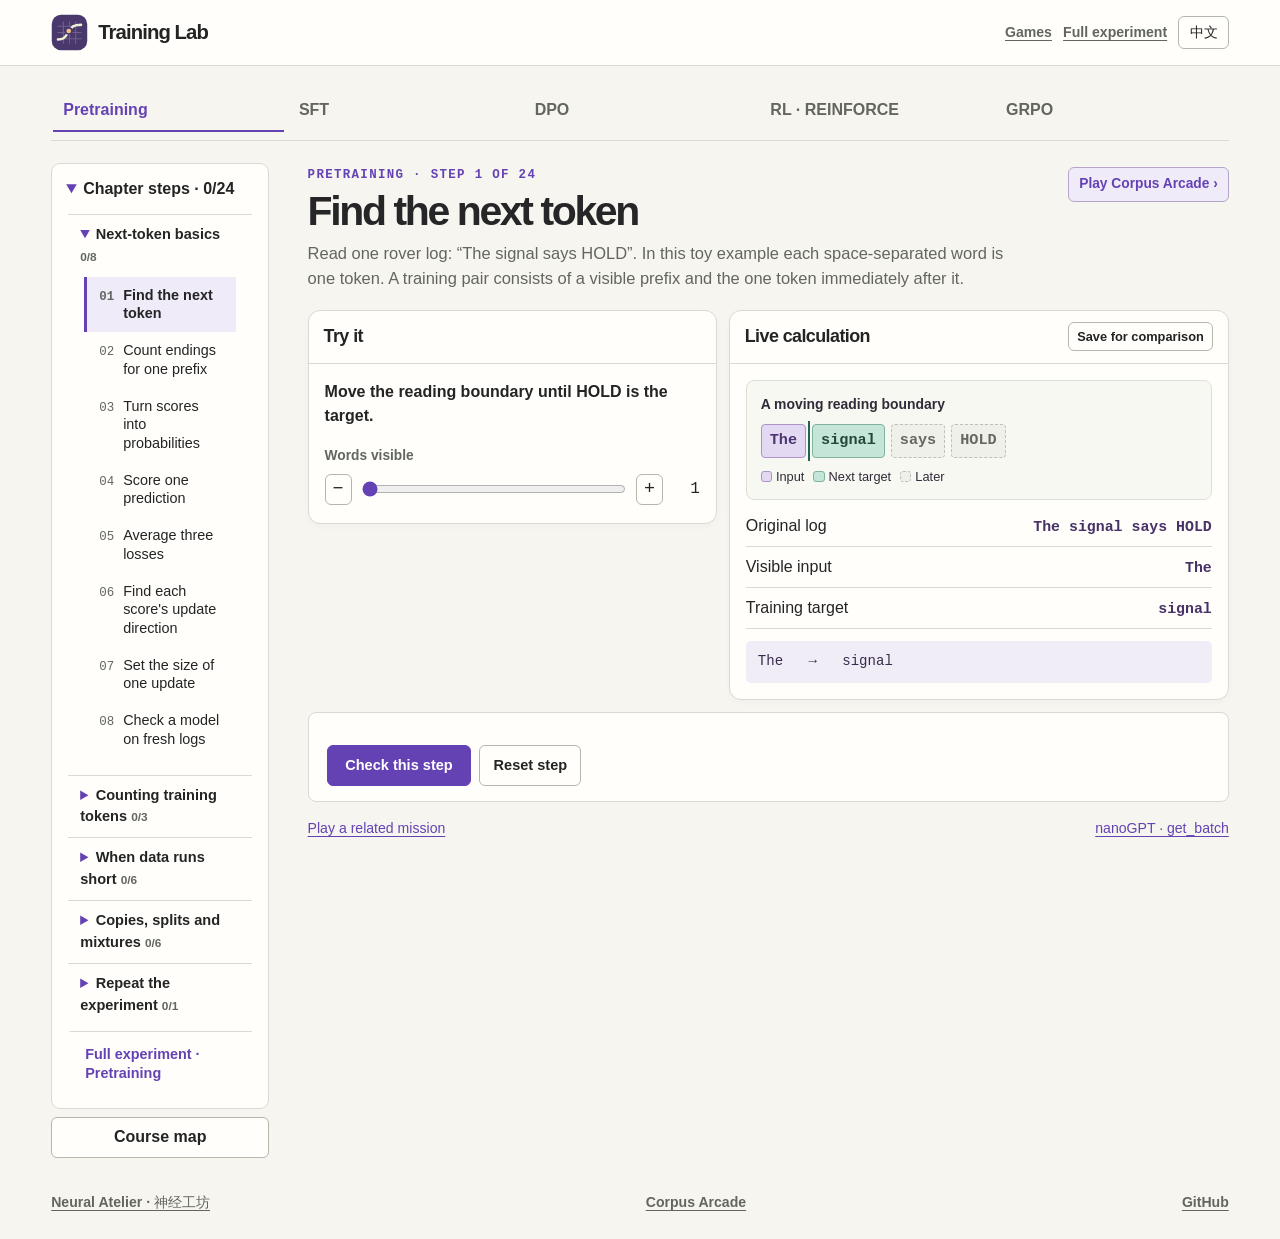
<file: index.html>
<!doctype html>
<html lang="en">
  <head>
    <meta charset="utf-8" />
    <meta name="viewport" content="width=device-width,initial-scale=1" />
    <meta
      name="description"
      content="Learn how language models train, one decision at a time. Work through pretraining, SFT, DPO, policy gradients and GRPO with interactive numerical experiments."
    />
    <meta name="theme-color" content="#f6f5ef" />
    <link rel="icon" href="./favicon.svg" />
    <link rel="stylesheet" href="./style.css" />
    <link rel="stylesheet" href="./course.css" />
    <link rel="stylesheet" href="./visuals.css" />
    <title>Training Lab · 大模型训练场</title>
  </head>
  <body class="course">
    <header>
      <div class="top">
        <a class="brand" href="./"
          ><img src="./favicon.svg" width="34" height="34" alt="" /><strong
            >Training Lab</strong
          ></a
        >
        <nav class="tools">
          <a href="/games/" id="games">Games</a
          ><a href="./workbench.html" id="bench-link">Training bench</a
          ><button id="language">中文</button>
        </nav>
      </div>
    </header>
    <main>
      <nav id="chapters" class="chapters" aria-label="Chapters"></nav>
      <div class="course-shell">
        <aside class="course-rail">
          <details id="rail">
            <summary id="rail-title"></summary>
            <div id="route-list"></div>
          </details>
          <button id="open-map" aria-haspopup="dialog"></button>
        </aside>
        <article id="activity">
          <div class="course-title">
            <a id="play-arcade" class="course-arcade" href="./arcade.html"
              >Play Corpus Arcade</a
            >
            <p class="kicker" id="position"></p>
            <h1 id="title" tabindex="-1"></h1>
            <p id="brief"></p>
          </div>
          <div class="micro-bench">
            <section class="panel">
              <div class="panel-head"><h2 id="task-label"></h2></div>
              <div class="panel-body">
                <p class="task" id="task"></p>
                <div id="controls"></div>
              </div>
            </section>
            <section class="panel">
              <div class="panel-head">
                <h2 id="results-label"></h2>
                <button id="pin"></button>
              </div>
              <div class="panel-body">
                <div id="guided-visual"></div>
                <div id="readout"></div>
                <pre class="calculation" id="calculation"></pre>
              </div>
            </section>
          </div>
          <section class="response">
            <div id="feedback" aria-live="polite"></div>
            <div class="actions">
              <button class="primary" id="check"></button
              ><button id="next" hidden></button><button id="reset"></button>
            </div>
          </section>
          <p class="research-note" id="finding" hidden></p>
          <div class="bottom-route">
            <a id="back"></a><a id="lesson-mission" hidden></a
            ><a id="source" target="_blank" rel="noopener"></a>
          </div>
        </article>
      </div>
    </main>
    <dialog id="course-map" aria-labelledby="map-title">
      <div class="map-head">
        <h2 id="map-title"></h2>
        <button id="close-map" autofocus></button>
      </div>
      <p id="map-caption"></p>
      <div id="map-route"></div>
    </dialog>
    <footer>
      <a href="/games/neural-atelier/">Neural Atelier · 神经工坊</a
      ><a href="./arcade.html" id="arcade-footer">Corpus Arcade</a
      ><a href="https://github.com/chainhelen/training-lab">GitHub</a>
    </footer>
    <script type="module" src="./src/course.mjs"></script>
  </body>
</html>
</file>
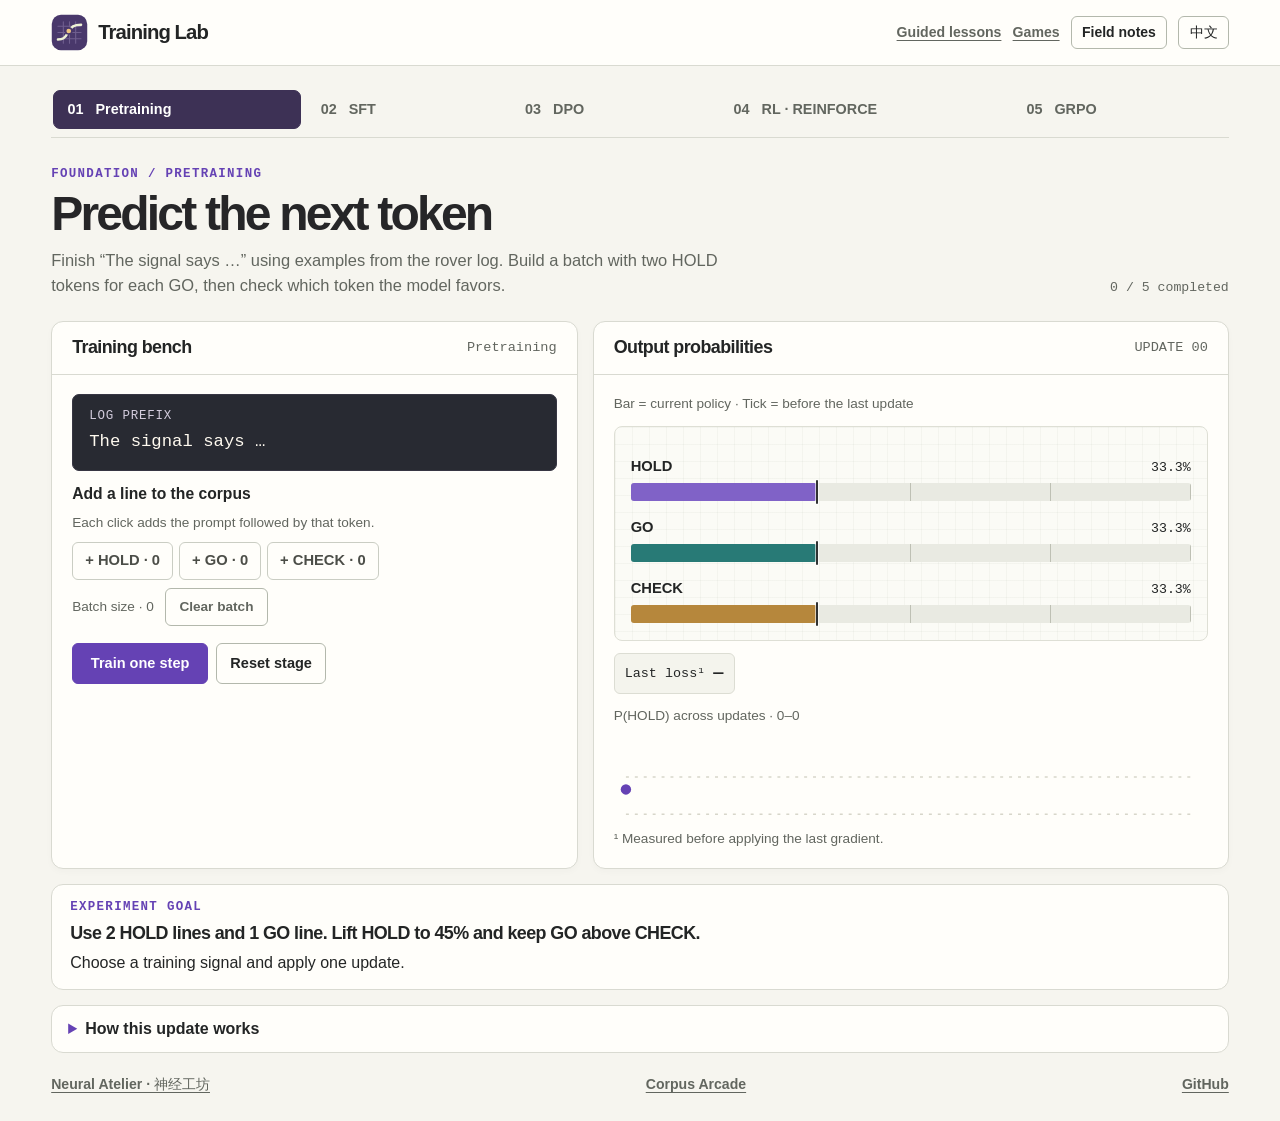
<file: workbench.html>
<!doctype html>
<html lang="en">
  <head>
    <meta charset="utf-8" />
    <meta name="viewport" content="width=device-width,initial-scale=1" />
    <meta
      name="description"
      content="Five hands-on experiments in LLM training. Change the corpus, demonstrations, preferences and rewards, then watch a small policy learn."
    />
    <meta name="theme-color" content="#f8f8f3" />
    <link rel="icon" href="./favicon.svg" />
    <link rel="stylesheet" href="./style.css" />
    <title>Training Lab · 大模型训练场</title>
  </head>
  <body>
    <header>
      <div class="top">
        <a class="brand" href="./"
          ><img src="./favicon.svg" alt="" width="34" height="34" /><strong
            >Training Lab</strong
          ></a
        >
        <nav class="tools">
          <a id="return-course" href="./">Guided lessons</a>
          <a id="games" href="/games/">Games</a
          ><button id="guide">Field notes</button
          ><button id="language">中文</button>
        </nav>
      </div>
    </header>
    <main>
      <nav class="chapters" id="chapters" aria-label="Experiments"></nav>
      <section class="hero">
        <div>
          <p class="kicker" id="kicker"></p>
          <h1 id="title"></h1>
          <p id="brief"></p>
        </div>
        <span class="progress" id="progress"></span>
      </section>
      <div class="bench">
        <section class="panel">
          <div class="panel-head">
            <h2 id="inputs-title"></h2>
            <span class="small" id="method"></span>
          </div>
          <div class="panel-body">
            <div class="signal">
              <small id="prompt-label"></small>
              <p id="prompt"></p>
            </div>
            <div id="inputs"></div>
            <div class="actions">
              <button id="step" class="primary"></button
              ><button id="sample"></button><button id="reset"></button>
            </div>
          </div>
        </section>
        <section class="panel">
          <div class="panel-head">
            <h2 id="policy-title"></h2>
            <span id="step-num" class="small"></span>
          </div>
          <div class="panel-body">
            <p class="muted small" id="chart-caption"></p>
            <div class="chart" id="chart"></div>
            <div id="stats" class="stats"></div>
            <div id="history"></div>
          </div>
        </section>
      </div>
      <section class="goal">
        <p class="kicker" id="goal-label"></p>
        <h2 id="goal-text"></h2>
        <p id="feedback" aria-live="polite"></p>
        <div id="advance" class="actions"></div>
      </section>
      <section class="notes" id="notes"></section>
    </main>
    <footer>
      <a href="/games/neural-atelier/">Neural Atelier · 神经工坊</a
      ><a href="./arcade.html" id="arcade-footer">Corpus Arcade</a
      ><a href="https://github.com/chainhelen/training-lab">GitHub</a>
    </footer>
    <dialog id="manual">
      <button class="close" id="close" aria-label="Close">×</button>
      <div id="guide-body"></div>
    </dialog>
    <script type="module" src="./src/app.mjs"></script>
  </body>
</html>
</file>
<file: style.css>
:root {
  color-scheme: light;
  --paper: #f6f5ef;
  --surface: #fffefa;
  --ink: #232525;
  --muted: #62665f;
  --rule: #d9dad1;
  --strong-rule: #b3b8ac;
  --purple: #6542b4;
  --violet: #8062c7;
  --pale-violet: #efebf8;
  --teal: #176b64;
  --pale-teal: #e2f2e9;
  --ochre: #97600e;
  --pale-ochre: #fff1d2;
  --mono:
    "IBM Plex Mono", "SFMono-Regular", Consolas, "Liberation Mono", monospace;
  --sans:
    "Inter", "Helvetica Neue", -apple-system, BlinkMacSystemFont, "Segoe UI",
    "PingFang SC", Arial, sans-serif;
  font-family: var(--sans);
  font-size: 16px;
  line-height: 1.5;
  font-variant-numeric: tabular-nums;
  color: var(--ink);
  background: var(--paper);
  -webkit-text-size-adjust: 100%;
}
* {
  box-sizing: border-box;
}
body {
  margin: 0;
  min-width: 300px;
}
main,
.top,
footer {
  width: min(1216px, 92vw);
  margin-inline: auto;
}
header {
  background: var(--surface);
  border-bottom: 1px solid var(--rule);
}
header.top {
  width: 100%;
  padding-inline: max(4vw, calc((100vw - 1216px) / 2));
}
.top,
header > nav,
.brand,
.tools,
.panel-head,
.bar-head,
.actions,
.control-row,
footer {
  display: flex;
  align-items: center;
}
.top {
  justify-content: space-between;
  min-height: 65px;
  gap: 20px;
}
.brand {
  color: var(--ink);
  font-size: 1.27rem;
  font-weight: 760;
  letter-spacing: -0.045em;
  gap: 10px;
  text-decoration: none;
}
.brand img,
.brand > svg {
  display: block;
  width: 37px;
  height: 37px;
}
.tools {
  flex-wrap: wrap;
  gap: 0.7rem;
  justify-content: flex-end;
}
a {
  color: var(--purple);
  text-underline-offset: 0.19em;
}
.tools a,
footer a {
  color: var(--muted);
  font-size: 0.88rem;
  font-weight: 570;
}
.tools a:hover,
footer a:hover {
  color: var(--purple);
}
button,
input,
select {
  color: inherit;
  font: inherit;
}
button,
select,
summary {
  cursor: pointer;
  touch-action: manipulation;
}
button {
  background: var(--surface);
  border: 1px solid var(--strong-rule);
  border-radius: 6px;
  padding: 0.47rem 0.83rem;
  min-height: 38px;
  font-weight: 580;
}
button:disabled {
  cursor: default;
  opacity: 0.52;
}
button:hover:not(:disabled),
select:hover {
  border-color: var(--purple);
  color: var(--purple);
}
button:focus-visible,
a:focus-visible,
summary:focus-visible,
select:focus-visible,
input:focus-visible {
  outline: 3px solid #976dd0;
  outline-offset: 3px;
}
.tools button {
  min-height: 33px;
  padding: 0.27rem 0.64rem;
  font-size: 0.875rem;
}
main {
  padding-top: 21px;
}
.chapters {
  display: flex;
  gap: 5px;
  padding: 3px 2px 8px;
  border-bottom: 1px solid var(--rule);
  overflow-x: auto;
  scrollbar-width: thin;
  scrollbar-color: #c9c7bb transparent;
}
.chapters button {
  flex: 1 0 auto;
  text-align: left;
  background: transparent;
  border: 1px solid transparent;
  border-radius: 7px;
  min-height: 39px;
  font-size: 0.9rem;
  color: var(--muted);
  white-space: nowrap;
}
.chapters button.active {
  color: #fff;
  background: #3d3155;
  border-color: #3d3155;
}
.chapters button.done:not(.active) {
  color: var(--teal);
}
.chapters button:hover:not(.active) {
  color: var(--purple);
  background: #ece9f1;
}
.chapters button.active:hover {
  color: #fff;
}
.hero {
  display: flex;
  gap: 22px;
  justify-content: space-between;
  align-items: flex-end;
  padding: 28px 0 23px;
}
.hero > :first-child {
  min-width: 0;
}
.kicker {
  margin: 0 0 6px;
  font: 650 0.78rem/1.35 var(--mono);
  letter-spacing: 0.105em;
  text-transform: uppercase;
  color: var(--purple);
}
h1,
h2,
h3,
p {
  margin-block: 0;
}
h1 {
  color: #262628;
  font-size: clamp(2.15rem, 3.75vw, 3.55rem);
  font-weight: 720;
  line-height: 1.04;
  letter-spacing: -0.058em;
  text-wrap: balance;
}
html[lang^="zh"] h1 {
  letter-spacing: -0.035em;
  line-height: 1.18;
}
#brief {
  margin: 9px 0 0;
  max-width: 76ch;
  color: var(--muted);
  font-size: 1.03rem;
  line-height: 1.52;
}
.progress {
  flex-shrink: 0;
  color: var(--muted);
  font: 500 0.825rem/1.5 var(--mono);
}
.bench {
  display: grid;
  grid-template-columns: minmax(0, 0.96fr) minmax(0, 1.16fr);
  gap: 15px;
  align-items: stretch;
}
.panel,
.goal,
.notes details,
details.notes {
  min-width: 0;
  background: var(--surface);
  border: 1px solid var(--rule);
  border-radius: 12px;
}
.panel {
  overflow: clip;
  box-shadow: 0 3px 7px #35312606;
}
.panel-head {
  padding: 13px 20px;
  min-height: 53px;
  justify-content: space-between;
  gap: 0.7rem;
  border-bottom: 1px solid var(--rule);
}
.panel-head h2,
.goal h2 {
  font-size: 1.12rem;
  font-weight: 690;
  line-height: 1.3;
  letter-spacing: -0.032em;
}
.panel-body {
  padding: 19px 20px;
}
.panel-body > * + * {
  margin-top: 12px;
}
h3 {
  font-size: 0.98rem;
  line-height: 1.38;
}
code,
kbd,
pre {
  font-family: var(--mono);
}
code {
  font-size: 0.91em;
  overflow-wrap: anywhere;
}
.signal {
  background: #282a32;
  color: #f4f2e9;
  border: 1px solid #373643;
  padding: 14px 16px;
  border-radius: 7px;
  line-height: 1.6;
  font-family: var(--mono);
  font-size: 0.92rem;
  overflow-wrap: anywhere;
}
.signal small,
.signal .muted,
.signal .kicker {
  color: #d3ccdd;
}
.signal b,
.signal strong {
  color: #f5d9a1;
}
.control-row {
  flex-wrap: wrap;
  gap: 6px;
}
.control-row button {
  color: #4c4e48;
  font-size: 0.92rem;
  font-weight: 560;
  border-color: #cacdc3;
  padding: 0.48rem 0.75rem;
  line-height: 1.3;
}
.control-row .selected,
button.selected,
button[aria-pressed="true"]:not(.active) {
  color: #51338c;
  background: var(--pale-violet);
  border-color: #9074bd;
}
select {
  display: block;
  width: 100%;
  max-width: 100%;
  background: #fffefa;
  padding: 0.53rem 2.15rem 0.53rem 0.68rem;
  min-height: 39px;
  border: 1px solid var(--strong-rule);
  border-radius: 6px;
  appearance: none;
  background-image: url("data:image/svg+xml,%3Csvg xmlns='http://www.w3.org/2000/svg' width='12' height='8' viewBox='0 0 12 8'%3E%3Cpath d='M1 1l5 5 5-5' fill='none' stroke='%23535651' stroke-width='1.7'/%3E%3C/svg%3E");
  background-repeat: no-repeat;
  background-position: right 0.75rem center;
  text-overflow: ellipsis;
}
input[type="range"] {
  accent-color: var(--purple);
  width: 100%;
}
label {
  font-size: 0.94rem;
}
label > select {
  margin-top: 0.32rem;
}
.actions {
  flex-wrap: wrap;
  gap: 0.5rem;
  margin-top: 17px;
}
.actions button {
  min-height: 41px;
  font-size: 0.91rem;
}
button.primary,
.actions button.primary {
  color: #fff;
  background: var(--purple);
  border-color: var(--purple);
  padding-inline: 1.1rem;
  font-weight: 650;
}
button.primary:hover:not(:disabled) {
  color: #fff;
  background: #513493;
  border-color: #513493;
}
.goal {
  margin-top: 15px;
  padding: 14px 18px;
}
.goal.won,
.won.goal {
  border-color: #94b9a2;
  background: #eef7ee;
}
#feedback {
  line-height: 1.5;
  overflow-wrap: anywhere;
}
#feedback.won,
.won #feedback,
.won {
  color: var(--teal);
}
.chart {
  background:
    linear-gradient(90deg, #68735a0c 1px, transparent 1px),
    linear-gradient(#68735a0c 1px, transparent 1px), #fbfbf6;
  background-size:
    17px 17px,
    17px 17px,
    auto;
  border: 1px solid #dedfd5;
  border-radius: 8px;
  padding: 15px 16px;
}
.axis {
  display: flex;
  justify-content: space-between;
  color: var(--muted);
  font: 0.77rem/1.4 var(--mono);
}
.bar-row {
  margin-block: 13px 15px;
}
.bar-row:last-child {
  margin-bottom: 2px;
}
.bar-head {
  justify-content: space-between;
  gap: 0.6rem;
  align-items: baseline;
  font-size: 0.92rem;
  margin-bottom: 5px;
}
.bar-head > :last-child {
  font-family: var(--mono);
  font-size: 0.83rem;
}
.bar-track {
  height: 18px;
  background:
    repeating-linear-gradient(
      90deg,
      transparent 0 calc(25% - 1px),
      #bec0b4 calc(25% - 1px) 25%
    ),
    #e9eae2;
  border-radius: 3px;
  position: relative;
  overflow: visible;
}
.bar-fill {
  display: block;
  height: 100%;
  background: var(--violet);
  border-radius: 3px;
  transition: width 260ms ease-out;
}
.bar-row:nth-of-type(3n + 2) .bar-fill {
  background: #287a76;
}
.bar-row:nth-of-type(3n + 3) .bar-fill {
  background: #b6873c;
}
.old-mark {
  position: absolute;
  top: -3px;
  bottom: -3px;
  width: 2px;
  background: #303232;
  border-radius: 1px;
  box-shadow: 0 0 0 1px #fff9;
  transform: translateX(-1px);
}
.stats {
  display: flex;
  gap: 7px;
  flex-wrap: wrap;
}
.stat {
  background: #f4f4ed;
  border: 1px solid #dcddd3;
  border-radius: 6px;
  padding: 7px 10px;
  font: 0.84rem/1.45 var(--mono);
  min-width: 0;
  overflow-wrap: anywhere;
}
.stat b,
.stat strong {
  font-size: 1.06rem;
}
.trace {
  display: block;
  width: 100%;
  height: auto;
  max-height: 118px;
  color: var(--purple);
  overflow: visible;
}
.rollout {
  display: flex;
  gap: 7px;
  flex-wrap: wrap;
}
.sample {
  border: 1px solid var(--rule);
  border-radius: 5px;
  background: #f5f4ee;
  padding: 4px 8px;
  font: 0.85rem/1.55 var(--mono);
  overflow-wrap: anywhere;
}
.sample.plus,
.plus.sample {
  color: #135d51;
  background: var(--pale-teal);
  border-color: #a8c9b5;
}
.sample.minus,
.minus.sample {
  color: #77500a;
  background: var(--pale-ochre);
  border-color: #d1b679;
}
.plus {
  color: var(--teal);
}
.minus {
  color: var(--ochre);
}
.notes {
  margin-top: 15px;
}
.notes details,
details.notes {
  margin-block: 8px;
}
details.notes {
  margin-top: 15px;
}
summary {
  padding: 11px 16px;
  font-weight: 600;
}
summary::marker {
  color: var(--purple);
}
details > :not(summary) {
  margin: 0 16px 12px;
}
details li {
  margin-block: 0.3rem;
}
.small,
small,
.muted {
  color: var(--muted);
}
.small,
small {
  font-size: 0.85rem;
}
footer {
  gap: 0.9rem;
  justify-content: space-between;
  color: var(--muted);
  font-size: 0.85rem;
  margin-block: 21px 26px;
}
dialog {
  max-width: min(580px, 93vw);
  max-height: 82dvh;
  color: var(--ink);
  background: var(--surface);
  border: 1px solid var(--strong-rule);
  border-radius: 13px;
  padding: 24px;
  box-shadow: 0 16px 64px #22232f30;
}
dialog::backdrop {
  background: #25252a69;
}
dialog h2 {
  letter-spacing: -0.035em;
}
dialog p,
dialog li {
  margin-top: 0.67rem;
}
dialog .close {
  float: right;
  border-radius: 50%;
  font-size: 1.15rem;
  line-height: 1;
  min-width: 34px;
  min-height: 34px;
  padding: 4px;
}
@media (max-width: 900px) {
  .hero {
    align-items: flex-start;
  }
  .bench {
    grid-template-columns: minmax(0, 1fr) minmax(0, 1fr);
    gap: 10px;
  }
  .panel-head {
    padding: 10px 14px;
  }
  .panel-body {
    padding: 15px 14px;
  }
}
@media (max-width: 715px) {
  main,
  .top,
  footer {
    width: min(94vw, 660px);
  }
  main {
    padding-top: 12px;
  }
  .top {
    min-height: 54px;
    gap: 0.5rem;
  }
  .tools {
    gap: 0.45rem;
  }
  .brand {
    font-size: 1.11rem;
    gap: 7px;
  }
  .brand img,
  .brand > svg {
    width: 32px;
    height: 32px;
  }
  .chapters {
    gap: 2px;
  }
  .chapters button {
    min-height: 36px;
    font-size: 0.83rem;
    padding: 0.32rem 0.62rem;
  }
  .hero {
    flex-direction: column;
    padding: 15px 0;
    gap: 0.55rem;
  }
  #brief {
    font-size: 0.97rem;
  }
  .progress {
    font-size: 0.77rem;
  }
  .bench {
    grid-template-columns: 1fr;
    gap: 11px;
  }
  .signal {
    padding: 11px 12px;
  }
  .chart {
    padding: 11px 12px;
  }
  .actions {
    gap: 5px;
  }
  .goal {
    padding: 12px 14px;
  }
  footer {
    flex-wrap: wrap;
    gap: 0.4rem 0.8rem;
  }
}
@media (prefers-reduced-motion: reduce) {
  *,
  *::before,
  *::after {
    scroll-behavior: auto !important;
    transition-duration: 0.01ms !important;
    animation-duration: 0.01ms !important;
  }
}
#prompt-label {
  display: block;
  font: 0.78rem var(--mono);
  letter-spacing: 0.065em;
}
#prompt {
  color: #fffaf0;
  padding-top: 0.35rem;
  font-size: 1.08rem;
}
#inputs > * + *,
#history > * + * {
  margin-top: 0.52rem;
}
#method,
#step-num {
  font-family: var(--mono);
}
#goal-text {
  margin-block: 0.14rem 0.36rem;
}
#advance:empty {
  display: none;
}
.actions [hidden],
[hidden] {
  display: none !important;
}
</file>
<file: course.css>
.course-shell {
  display: grid;
  grid-template-columns: minmax(165px, 218px) minmax(0, 1fr);
  gap: clamp(20px, 3vw, 40px);
  margin: 22px 0 34px;
}
.course-rail {
  min-width: 0;
}
.course-rail details {
  position: static;
  border: 1px solid var(--rule);
  border-radius: 9px;
  background: var(--surface);
  overflow: hidden;
}
.course-rail summary {
  padding: 13px 14px;
  font-weight: 660;
  cursor: pointer;
}
.course-rail nav {
  display: grid;
}
.course-rail a {
  display: flex;
  gap: 9px;
  padding: 9px 12px;
  font-size: 0.9rem;
  line-height: 1.3;
  text-decoration: none;
  color: var(--ink);
  border-left: 3px solid transparent;
}
.course-rail a:hover,
.course-rail a[aria-current="step"] {
  background: var(--pale-violet);
}
.course-rail a[aria-current="step"] {
  border-color: var(--purple);
  font-weight: 640;
}
.route-number {
  color: var(--muted);
  flex: 0 0 2ch;
  font-family: var(--mono);
  font-size: 0.78rem;
  padding-top: 3px;
}
.course-rail a.finished .route-number {
  color: var(--teal);
}
.course-rail .capstone {
  border-top: 1px solid var(--rule);
  margin-top: 6px;
  padding: 13px 14px;
  color: var(--purple);
  font-weight: 600;
}
.route-progress {
  font-size: 0.8rem;
  color: var(--muted);
  padding: 0 14px 10px;
}
.course-title {
  margin: 4px 0 18px;
}
.course-title h1 {
  font-size: clamp(1.85rem, 3.2vw, 2.9rem);
}
#activity {
  min-width: 0;
}
.micro-bench {
  display: grid;
  grid-template-columns: minmax(0, 0.9fr) minmax(0, 1.1fr);
  gap: 12px;
  align-items: start;
}
.task {
  font-weight: 600;
  line-height: 1.5;
}
.control {
  margin-top: 18px;
}
.control > label,
.control > legend {
  display: block;
  font-size: 0.86rem;
  font-weight: 630;
  color: var(--muted);
  margin-bottom: 5px;
}
.control fieldset,
fieldset.control {
  border: 0;
  padding: 0;
  margin-inline: 0;
  min-width: 0;
}
.choices {
  display: flex;
  flex-wrap: wrap;
  gap: 5px;
}
.choices button {
  white-space: normal;
  text-align: left;
  overflow-wrap: anywhere;
}
.choices [aria-pressed="true"] {
  color: var(--purple);
  background: var(--pale-violet);
  border-color: #9478cd;
}
.range-line {
  display: flex;
  align-items: center;
  gap: 8px;
}
.range-line input {
  flex: 1;
  width: 20px;
  accent-color: var(--purple);
  min-height: 32px;
}
.range-line output {
  font-family: var(--mono);
  min-width: 3ch;
  text-align: right;
}
.range-line button {
  font: 1.15rem var(--mono);
  padding: 2px 7px;
  min-height: 31px;
}
.limits {
  display: flex;
  justify-content: space-between;
  padding-inline: 32px 62px;
  font: 0.73rem var(--mono);
  color: var(--muted);
}
#pin {
  font-size: 0.8rem;
  padding: 3px 8px;
  min-height: 29px;
}
.result-row {
  padding: 8px 0;
  border-bottom: 1px solid var(--rule);
  min-width: 0;
}
.result-row:first-child {
  padding-top: 0;
}
.result-row .result-head {
  display: flex;
  align-items: baseline;
  justify-content: space-between;
  gap: 8px;
  flex-wrap: wrap;
}
.result-row span,
.result-row b {
  overflow-wrap: anywhere;
}
.result-row b {
  font: 600 0.93rem/1.4 var(--mono);
  color: #463168;
}
.result-bar {
  height: 7px;
  background: #ebe9e2;
  margin: 6px 0 1px;
  position: relative;
  border-radius: 2px;
}
.result-bar i {
  display: block;
  height: 100%;
  background: #8e75c5;
  border-radius: 2px;
}
.result-bar em {
  position: absolute;
  top: -2px;
  bottom: -2px;
  width: 2px;
  background: #262422;
}
.pinned {
  display: block;
  color: var(--muted);
  font-size: 0.8rem;
}
.calculation {
  white-space: pre-wrap;
  word-break: break-word;
  background: #f0edf6;
  color: #392b4e;
  border-radius: 5px;
  padding: 10px 12px;
  font: 500 0.88rem/1.55 var(--mono);
  margin: 12px 0 0;
}
.response {
  border: 1px solid var(--rule);
  background: var(--surface);
  padding: 15px 18px;
  margin-top: 12px;
  border-radius: 8px;
}
.response #feedback:not(:empty) {
  margin-bottom: 12px;
}
.response .success {
  color: var(--teal);
  font-weight: 600;
}
.response .retry {
  color: #794808;
}
.course [hidden] {
  display: none !important;
}
.bottom-route {
  display: flex;
  justify-content: space-between;
  gap: 10px;
  flex-wrap: wrap;
  margin: 16px 0;
  font-size: 0.88rem;
}
.course #progress {
  font-size: 0.82rem;
}
.micro-bench .panel-head {
  padding: 10px 15px;
}
.micro-bench .panel-body {
  padding: 16px;
}
.course .chapters a {
  flex: 1;
  padding: 8px 10px;
  border-bottom: 2px solid transparent;
  color: var(--muted);
  font-weight: 600;
  text-decoration: none;
  white-space: nowrap;
}
.course .chapters a[aria-current="page"] {
  color: var(--purple);
  border-color: var(--purple);
}
@media (max-width: 960px) {
  .course-shell {
    grid-template-columns: minmax(145px, 180px) minmax(0, 1fr);
    gap: 15px;
  }
  .micro-bench {
    grid-template-columns: minmax(0, 1fr) minmax(0, 1fr);
  }
}
@media (max-width: 760px) {
  .course-shell {
    display: block;
    margin-top: 12px;
  }
  .course-rail {
    margin-bottom: 16px;
  }
  .course-rail details {
    position: static;
  }
  .course-rail nav {
    grid-template-columns: repeat(2, minmax(0, 1fr));
  }
  .course .chapters a {
    flex: 0 0 auto;
  }
  .micro-bench {
    grid-template-columns: 1fr;
  }
  .course .tools {
    gap: 7px;
  }
  .course .top {
    gap: 6px;
  }
  .course .tools a,
  .course .tools button {
    font-size: 0.8rem;
  }
  .course .brand {
    font-size: 1rem;
  }
  .course .brand img {
    width: 28px;
    height: 28px;
  }
  .bottom-route {
    margin-top: 12px;
  }
  .micro-bench .panel-body {
    padding: 12px;
  }
}
.compare-view {
  margin-top: 13px;
  padding: 10px 12px;
  border-left: 3px solid #9582ac;
  background: #f7f6f1;
  font-size: 0.9rem;
}
.compare-view h3 {
  color: var(--muted);
  font-size: 0.84rem;
}

#open-map {
  margin-top: 8px;
  width: 100%;
}
#course-map {
  width: min(500px, 92vw);
  border: 1px solid var(--rule);
  border-radius: 12px;
  padding: clamp(16px, 3vw, 26px);
  color: var(--ink);
  background: var(--surface);
}
#course-map::backdrop {
  background: rgb(27 24 35 / 0.4);
}
.map-head {
  display: flex;
  justify-content: space-between;
  gap: 12px;
  align-items: center;
}
#map-caption {
  margin: 10px 0 16px;
  color: var(--muted);
}
#map-route {
  display: grid;
  text-align: center;
  justify-items: center;
}
#map-route a {
  min-width: 0;
  border: 1px solid var(--rule);
  border-radius: 7px;
  padding: 9px;
  color: var(--ink);
  text-decoration: none;
  background: var(--paper);
}
#map-route a:hover,
#map-route a:focus-visible {
  border-color: var(--purple);
  background: var(--pale-violet);
}
#map-route > a {
  width: 55%;
}
#map-route strong,
#map-route small {
  display: block;
}
#map-route small {
  color: var(--muted);
}
.map-arrow,
.map-branches {
  color: var(--muted);
  font-size: 0.88rem;
  padding: 4px;
}
.map-branches:before {
  content: "↓";
  display: block;
}
.map-fork {
  display: grid;
  grid-template-columns: repeat(3, minmax(0, 1fr));
  gap: 6px;
  width: 100%;
  padding-top: 5px;
}
.map-fork a {
  align-content: center;
  overflow-wrap: anywhere;
}
.course-rail .route-topic {
  border: 0;
  border-top: 1px solid var(--rule);
  border-radius: 0;
}
.course-rail .route-topic summary {
  color: var(--ink);
  font-size: 0.91rem;
  padding: 9px 12px;
}
.route-topic summary small {
  color: var(--muted);
  font-size: 0.74rem;
  white-space: nowrap;
}
.course-rail .route-topic nav {
  padding: 0 0 5px;
}
.research-note {
  border-inline-start: 3px solid var(--violet);
  padding: 0 12px;
  color: var(--muted);
  font-size: 0.94rem;
  max-width: 80ch;
}

.course-arcade {
  float: right;
  margin: 0 0 6px 12px;
  padding: 6px 10px;
  border: 1px solid #b7a4cd;
  border-radius: 6px;
  background: var(--pale-violet);
  color: var(--purple);
  font-size: 0.86rem;
  font-weight: 630;
  text-decoration: none;
}
.course-arcade:hover {
  border-color: var(--purple);
}
@media (max-width: 600px) {
  .course-arcade {
    float: none;
    display: inline-block;
    margin: 0 0 10px;
  }
}
</file>
<file: visuals.css>
/* Each figure lives inside the calculation panel and scales to its width. */
.lab-picture {
  --pic-ink: #302b38;
  --pic-purple: #6542a2;
  --pic-green: #226259;
  --pic-line: #cccfc6;
  background: #f8f8f2;
  border: 1px solid #dedfd4;
  border-radius: 8px;
  color: var(--pic-ink);
  margin: 0 0 14px;
  padding: 13px 14px;
}
.lab-picture figcaption {
  font-size: 0.87rem;
  font-weight: 680;
  margin-bottom: 10px;
}
.pic-strip,
.pic-legend,
.pic-timeline,
.pic-chips {
  display: flex;
  align-items: center;
}
.pic-strip {
  gap: 6px;
  flex-wrap: wrap;
}
.pic-token,
.pic-root,
.pic-stop {
  font: 600 0.95rem/1.3 var(--mono, monospace);
}
.pic-token {
  position: relative;
  border-radius: 4px;
  padding: 6px 8px;
}
.pic-token.read,
.pic-key i.read,
.pic-stop.loaded,
.pic-key i.hold,
.pic-chips i.hold {
  background: #e4d9f3;
  color: #4b3672;
  border: 1px solid #ac94c6;
}
.pic-token.target,
.pic-key i.target,
.pic-key i.go,
.pic-chips i.go {
  background: #c5e5d9;
  color: #24473b;
  border: 1px solid #80b39d;
}
.pic-token.later,
.pic-key i.later {
  background: #f0f0ea;
  color: #66685e;
  border: 1px dashed #bfc0b7;
}
.pic-cut {
  position: absolute;
  top: -4px;
  bottom: -4px;
  left: -5px;
  border-left: 2px solid var(--pic-green);
}
.pic-legend {
  gap: 9px;
  flex-wrap: wrap;
  margin-top: 9px;
  font-size: 0.8rem;
}
.pic-key {
  display: inline-flex;
  align-items: center;
  gap: 4px;
}
.pic-key i,
.pic-chips i {
  display: inline-block;
  width: 0.7rem;
  height: 0.7rem;
  border-radius: 3px;
}
.pic-stack {
  display: grid;
  gap: 4px;
}
.pic-log {
  display: grid;
  grid-template-columns: auto minmax(0, 1fr) auto minmax(4.2rem, auto);
  gap: 8px;
  align-items: center;
  font-size: 0.84rem;
  border: 1px solid var(--pic-line);
  border-radius: 4px;
  padding: 3px 7px;
}
.pic-log b,
.pic-span b {
  font-family: var(--mono, monospace);
}
.pic-log .pic-choice {
  text-align: right;
}
.pic-choice,
.pic-span small,
.pic-log small,
.pic-odds small {
  font-size: 0.78rem;
  line-height: 1.35;
}
.pic-log.included,
.pic-span.included,
.pic-span.saved {
  border-color: #acbcaa;
  background: #eef5eb;
  color: #324e37;
}
.pic-log.excluded,
.pic-span.excluded {
  border-color: #cecec4;
  background: #f3f2ec;
  color: #686a60;
  border-style: dashed;
}
.pic-pair {
  display: grid;
  grid-template-columns: repeat(2, minmax(0, 1fr));
  gap: 9px;
}
.pic-span {
  display: flex;
  flex-direction: column;
  gap: 5px;
  justify-content: space-between;
  min-width: 0;
  overflow-wrap: anywhere;
  border: 1px solid var(--pic-line);
  border-radius: 5px;
  padding: 7px 9px;
}
.pic-span.live {
  background: #eee8f5;
  border-color: #c5b4d8;
}
.pic-span.alt {
  background: #fbefe3;
  border-color: #d6bd96;
}
.pic-span b {
  font-size: 0.95rem;
  line-height: 1.3;
}
.pic-timeline {
  gap: 8px;
  margin: 0 0 8px;
}
.pic-stop {
  position: relative;
  border-radius: 12px;
  padding: 1px 9px;
  background: #f0f0e9;
  border: 1px solid var(--pic-line);
}
.pic-stop + .pic-stop::before {
  position: absolute;
  left: -9px;
  top: 50%;
  width: 8px;
  content: "";
  border-top: 1px solid var(--pic-line);
}
.pic-root {
  text-align: center;
  width: max-content;
  max-width: 100%;
  margin: 0 auto;
  border: 1px solid #bbb1c6;
  border-radius: 4px;
  background: #eee9f4;
  padding: 5px 10px;
}
.pic-fork {
  height: 13px;
  width: 50%;
  margin: 7px auto 0;
  border: 1px solid #a6a99e;
  border-bottom: 0;
  position: relative;
}
.pic-fork::before {
  content: "";
  position: absolute;
  left: 50%;
  bottom: 100%;
  height: 8px;
  border-left: 1px solid #a6a99e;
}
.pic-odds {
  display: grid;
  grid-template-columns: 5rem 1fr auto;
  gap: 7px;
  align-items: center;
  margin: 5px 0;
}
.pic-odds b {
  font: 600 0.88rem var(--mono, monospace);
}
.pic-chips {
  gap: 3px;
  flex-wrap: wrap;
}
.pic-chips span {
  font-family: var(--mono, monospace);
  padding: 0 2px;
}
@media (max-width: 460px) {
  .lab-picture {
    padding: 11px 9px;
  }
  .pic-strip {
    gap: 5px;
  }
  .pic-token {
    padding: 4px 6px;
  }
  .pic-log {
    gap: 5px;
    grid-template-columns: auto minmax(0, 1fr) auto auto;
  }
  .pic-odds {
    grid-template-columns: 3.5rem 1fr auto;
  }
  .pic-span {
    padding: 6px;
  }
  .pic-log .pic-choice {
    font-size: 0.72rem;
  }
}

.pic-branch {
  text-align: center;
  color: var(--pic-green);
}
.pic-draws {
  margin: 0;
  padding: 0;
  list-style: none;
  display: grid;
  grid-template-columns: repeat(auto-fit, minmax(3.2rem, 1fr));
  gap: 4px;
}
.pic-draws li {
  display: grid;
  padding: 5px;
  gap: 2px;
  justify-items: center;
  background: #eef5eb;
  border: 1px solid #acbcaa;
  border-radius: 4px;
  font: 600 0.8rem var(--mono, monospace);
}
.pic-draws small {
  font-size: 0.7rem;
}

.group-trace {
  container-type: inline-size;
}
.group-trace-grid {
  display: grid;
  grid-template-columns: repeat(4, minmax(0, 1fr));
  gap: 4px;
  padding: 0;
  margin: 0;
  list-style: none;
}
@container (min-width: 35rem) {
  .group-trace-grid:has(:nth-child(5)) {
    grid-template-columns: repeat(8, minmax(0, 1fr));
  }
}
.group-trace-card {
  display: grid;
  align-content: start;
  justify-items: center;
  gap: 3px;
  padding: 6px 1px;
  border: 1px solid var(--pic-line);
  border-radius: 5px;
  background: #fff;
  font: 600 0.76rem/1.3 var(--mono, monospace);
}
.group-trace-card[aria-current] {
  border-color: var(--pic-purple);
  box-shadow: inset 0 0 0 1px var(--pic-purple);
}
.group-trace-card small {
  font-size: 0.7rem;
}
.group-trace-reward {
  padding: 0 4px;
  border-radius: 3px;
  background: #f0f0ea;
}
.group-trace-reward[data-points="1"] {
  background: #c5e5d9;
  color: #24473b;
}
.group-trace-axis {
  position: relative;
  width: 78%;
  height: 6px;
  margin-top: 2px;
  background: #efeee8;
}
.group-trace-axis::before {
  content: "";
  position: absolute;
  inset: -1px auto -1px 50%;
  width: 1px;
  background: #706b69;
}
.group-trace-axis i {
  position: absolute;
  top: 1px;
  bottom: 1px;
  background: #4d8578;
}
.group-trace-axis i.right {
  background: #896aa9;
}
.group-trace-cap {
  color: var(--pic-purple);
}
.group-trace-legend {
  margin: 8px 0 0;
  font-size: 0.8rem;
}
.shift-grid {
  display: grid;
  grid-template-columns: auto repeat(var(--columns), minmax(0, 1fr));
  align-items: center;
  gap: 4px;
}
.shift-grid small {
  font: 600 0.83rem var(--mono);
}
.shift-grid .pic-token {
  text-align: center;
  padding: 4px 1px;
  font-size: 0.84rem;
}
.budget-grid {
  display: grid;
  gap: 4px;
}
.budget-grid > div,
.accum-strip {
  display: flex;
  flex-wrap: wrap;
  gap: 4px;
}
.budget-grid i {
  width: 0.82rem;
  height: 0.82rem;
  border-radius: 3px;
  background: var(--violet);
}
.accum-strip .budget-grid {
  border: 1px solid var(--strong-rule);
  padding: 5px;
  border-radius: 5px;
}
.seed-tiles {
  display: grid;
  grid-template-columns: repeat(6, minmax(0, 1fr));
  gap: 4px;
}
.seed-tiles div {
  border: 1px solid var(--rule);
  border-radius: 4px;
  display: grid;
  text-align: center;
  background: var(--pale-teal);
  padding: 4px;
}
.seed-tiles small {
  color: var(--muted);
  font-size: 0.73rem;
}
.seed-tiles b {
  font: 600 0.94rem var(--mono);
}
.seed-tiles .missing {
  background: var(--pale-ochre);
}
.seed-tiles .chosen {
  outline: 2px solid var(--purple);
  outline-offset: -1px;
}
.loss-plot {
  width: 100%;
  display: block;
  max-height: 190px;
}
.loss-plot line {
  stroke: var(--rule);
  stroke-width: 1;
}
.loss-plot text {
  font: 10px var(--mono);
  fill: var(--muted);
}
.loss-plot polyline {
  fill: none;
  stroke: currentColor;
  stroke-width: 2.4;
}
.loss-plot circle {
  fill: currentColor;
}
.loss-plot .curve-a,
.loss-key span:first-child {
  color: var(--purple);
}
.loss-plot .curve-b,
.loss-key span:nth-child(2) {
  color: var(--teal);
}
.loss-plot .curve-b polyline {
  stroke-dasharray: 4 3;
}
.loss-key {
  display: flex;
  align-items: center;
  flex-wrap: wrap;
  gap: 4px 12px;
  font-size: 0.8rem;
  margin: 0 0 0.5rem;
}
.loss-key span {
  font-weight: 650;
}
</file>
